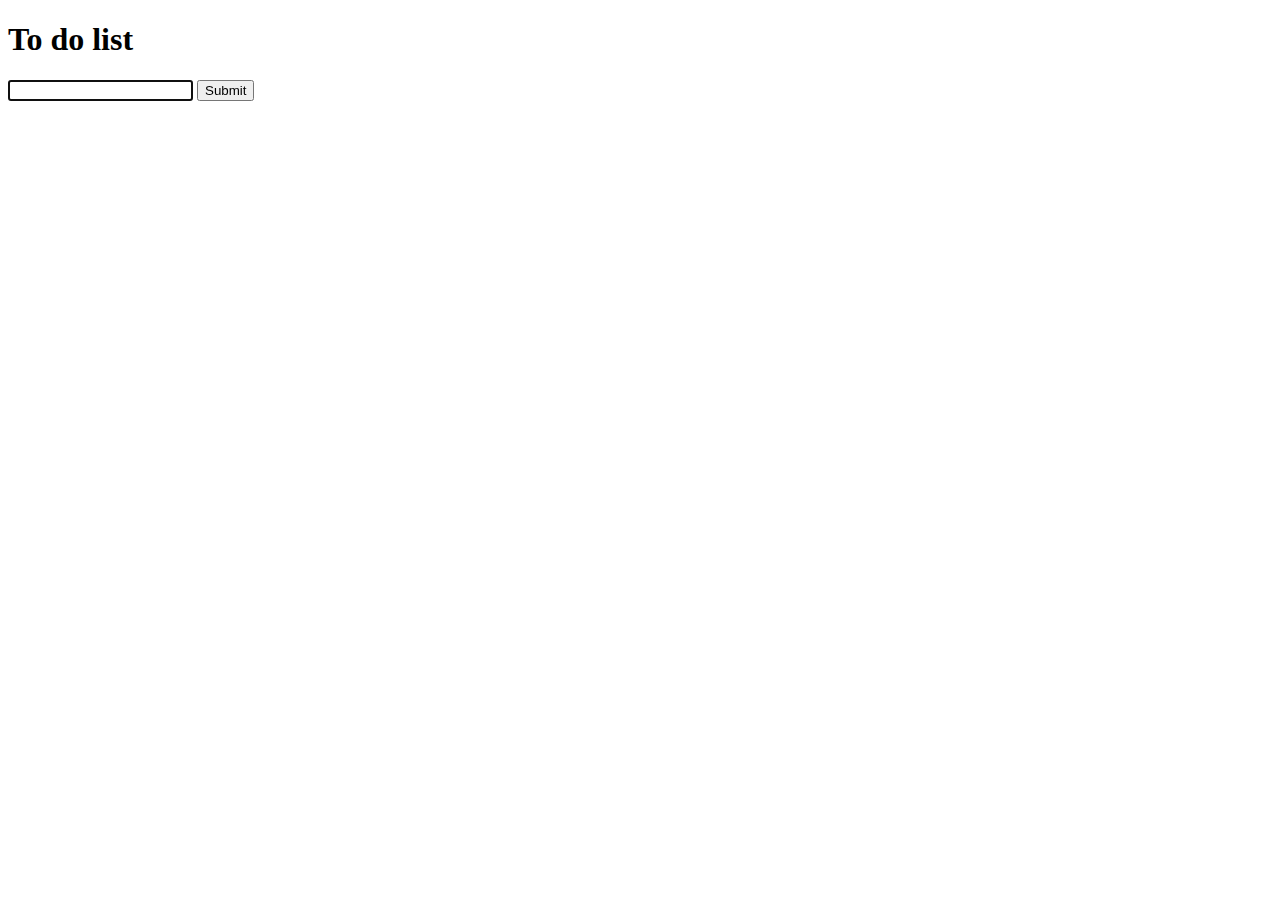
<file: ov7/index.html>
<!DOCTYPE html>
<html>
<head>
	<title>To do</title>
	<link rel="stylesheet" type="text/css" href="style.css">
</head>
<body>

	<h1>To do list</h1>
	<form id ="theform">
		<input id="inputfield"  type="text" autofocus>
		<input type="submit" name="submit"> 
	</form>
	<ul id ="the-list">
		
	</ul>
	<div>
		<output id = "theout"></output>
	</div>
	<script type="text/javascript" src = "todo.js"></script>
</body>
</html>

<!DOCTYPE html>
</file>
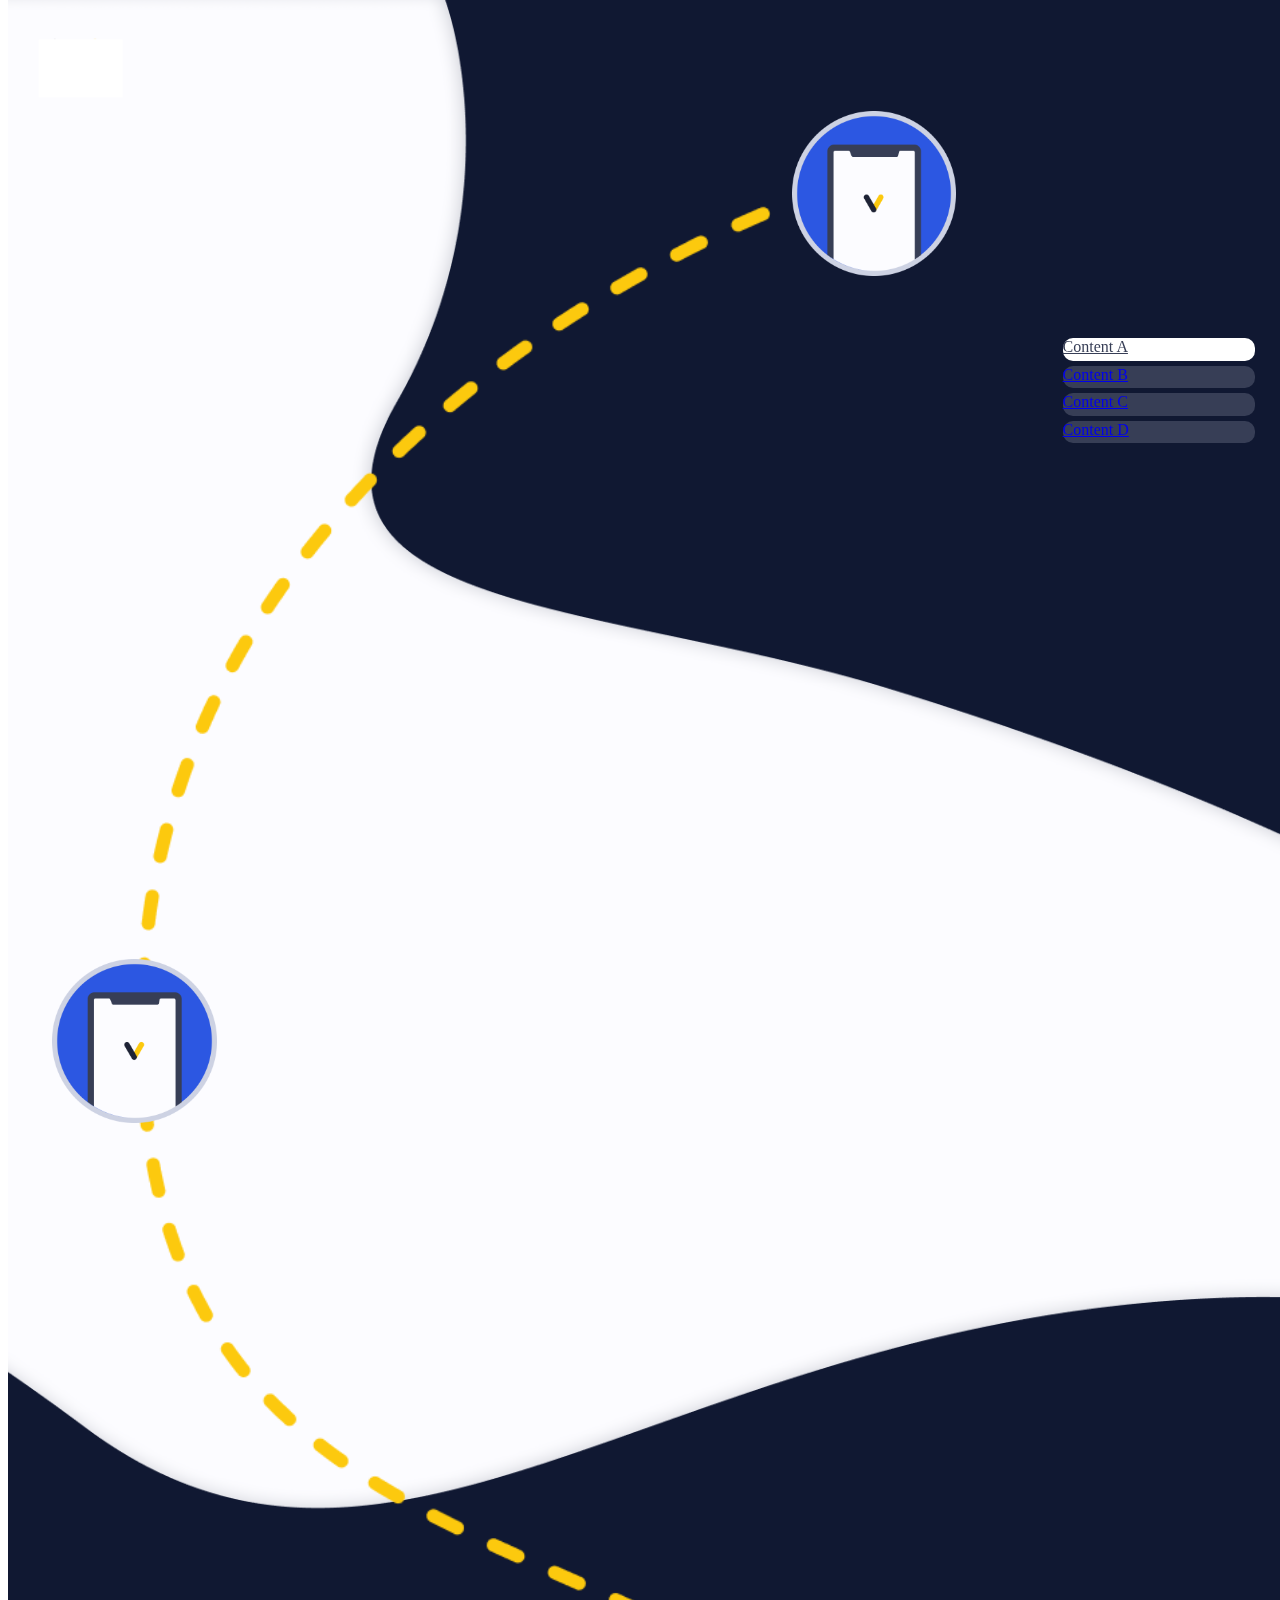
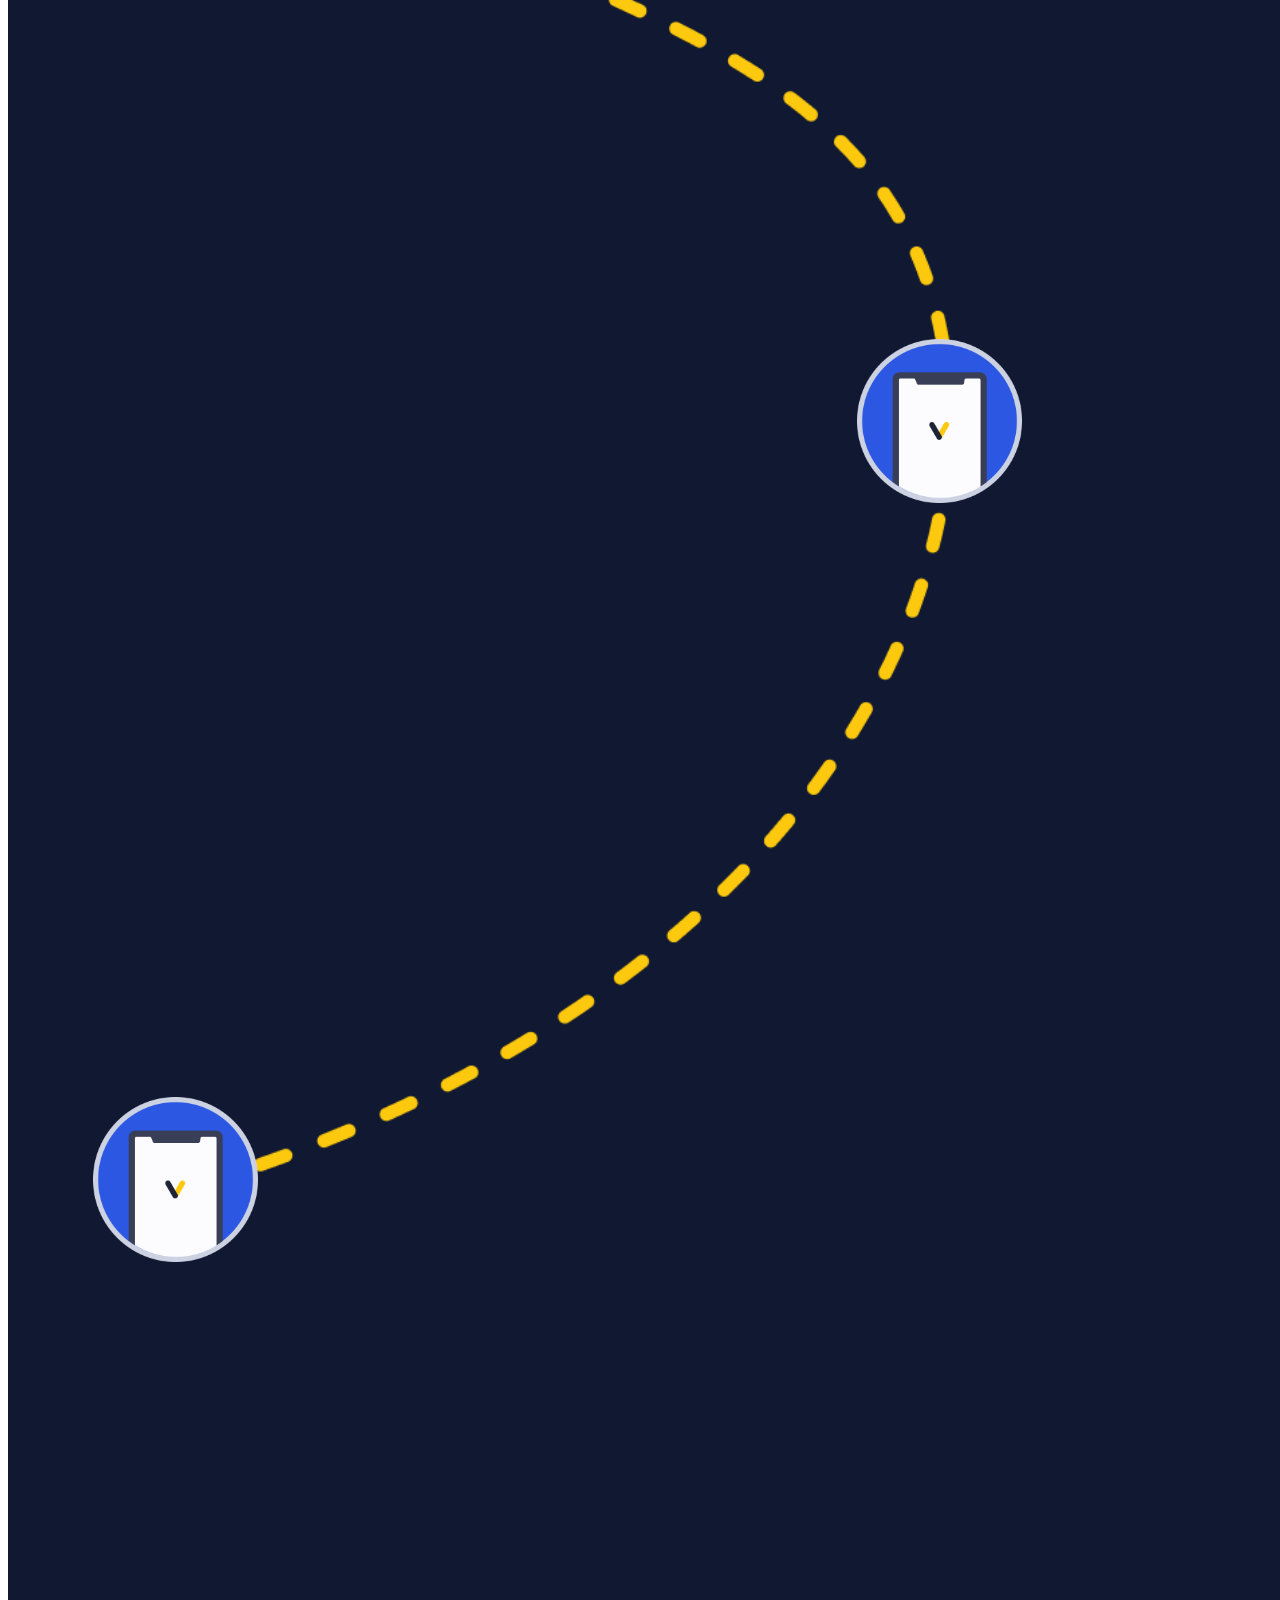
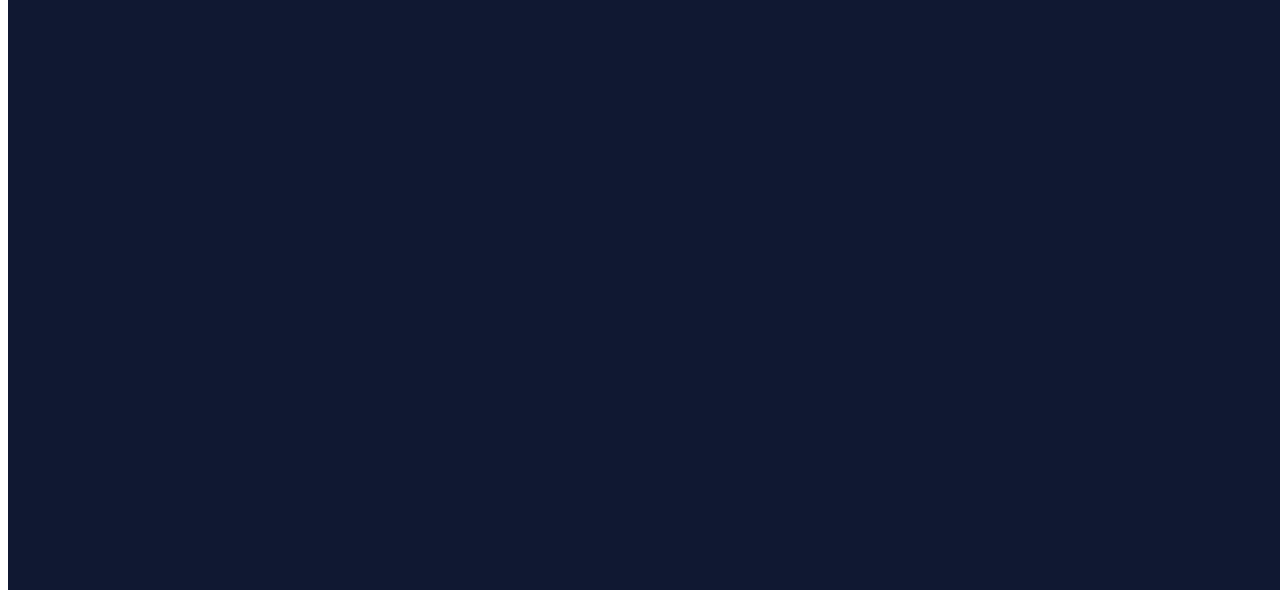
<file: P3/index.html>
<!DOCTYPE html>
<html>
<head>
	<link rel="stylesheet" type="text/css" href="style.css">
	<title>Vexi</title>
</head>
<body>
		<img class = "bck" src="background.png">
		<div class = "scroller">
			<div class = feature id ="feature"><a id="contentA" href="#dv1">Content A</a></div>
			<div class = feature2 id="feature2"><a id="contentB" href="#dv2">Content B</a></div>
			<div class = feature3 id="feature3"><a id="contentC" href="#dv3">Content C</a></div>
			<div class = feature4 id= "feature4"><a id="contentD" href="#dv4">Content D</a></div>
		</div>
		<div class = "wrap">
			<img class = "vector" src="Vector.png">
			<div class = "div1" id ="dv1">
				<img class = "phone" src="phone.png" id = "phone1">
			</div>
			<div class = "div2" id = "dv2">
				<img class = "phone" src="phone.png" id = "phone2">
			</div>
			<div class = "div3" id ="dv3">
				<img class = "phone" src="phone.png" id ="phone3">
			</div>
			<div class = "div4" id ="dv4">
				<img class = "phone" src="phone.png" id="phone4">
			</div>										
		</div>
		<script type="text/javascript" src = "vexi.js"></script>

</body>
</html>
</file>
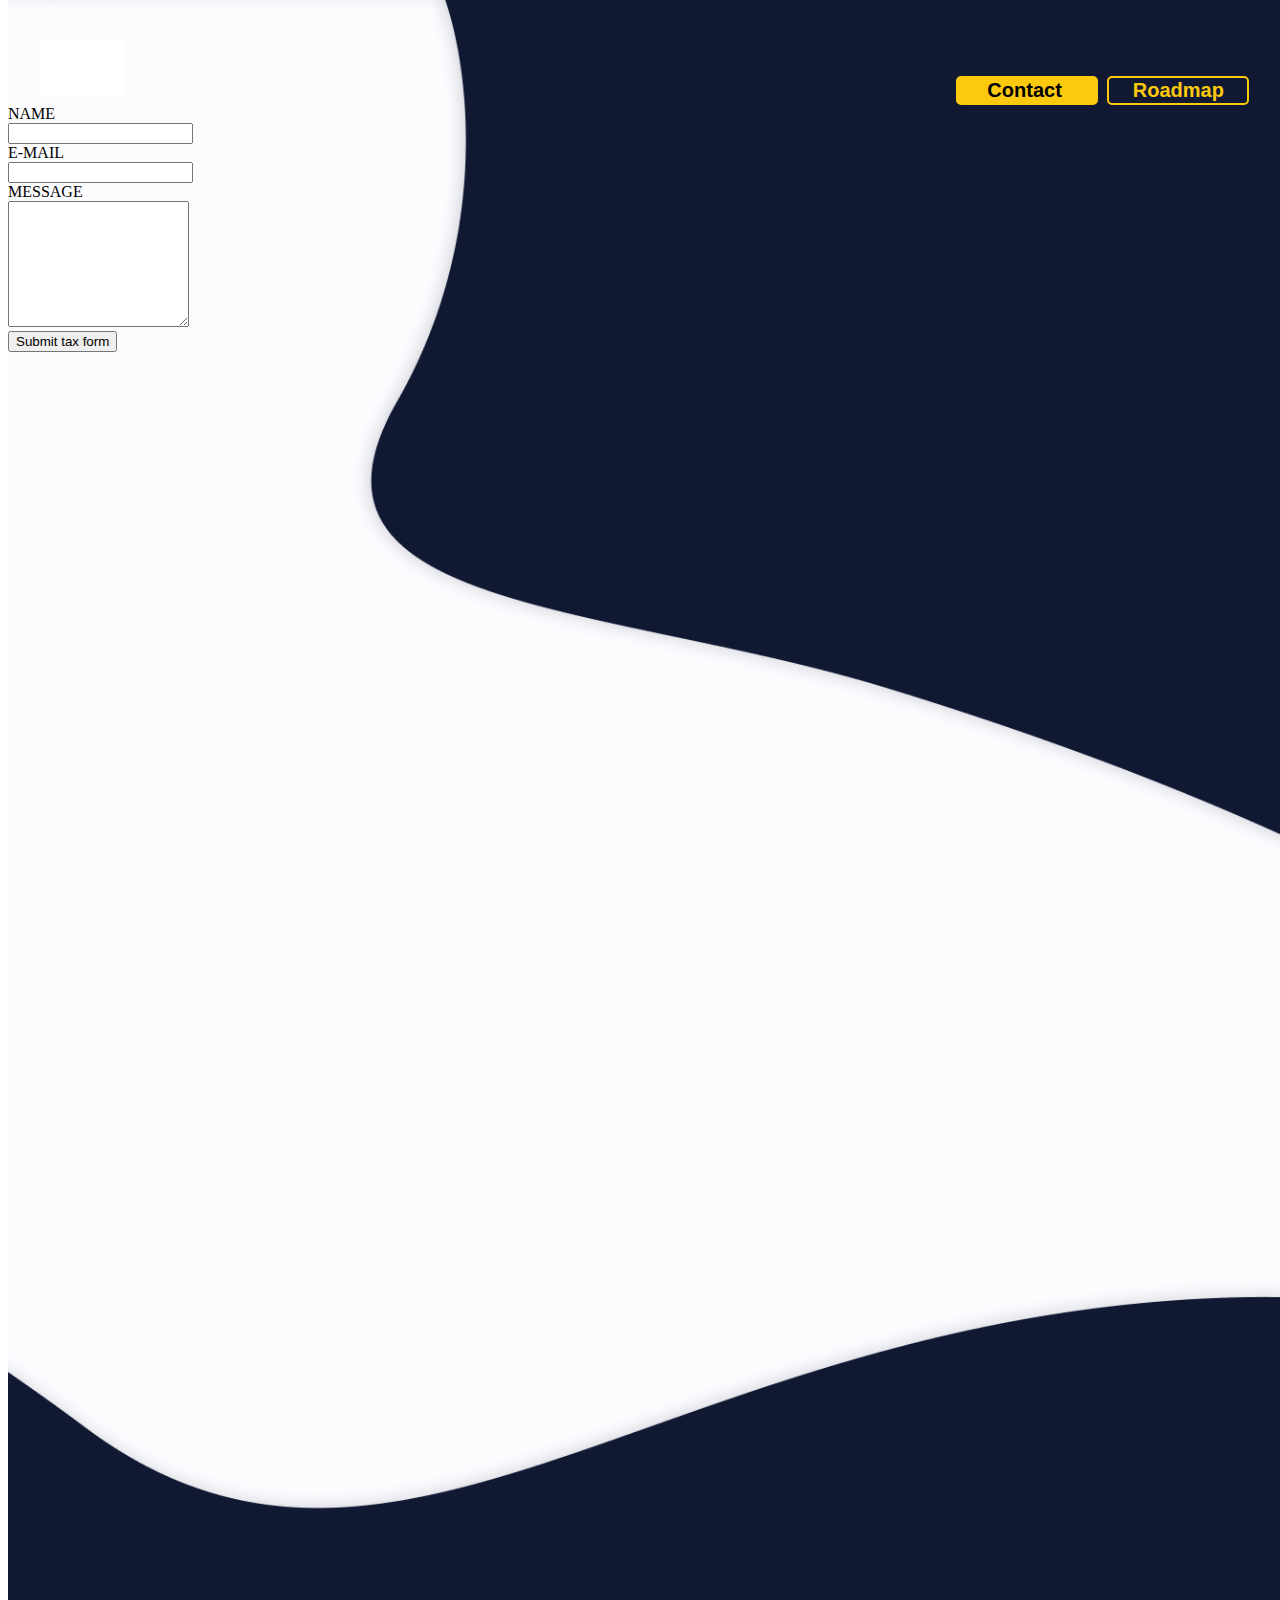
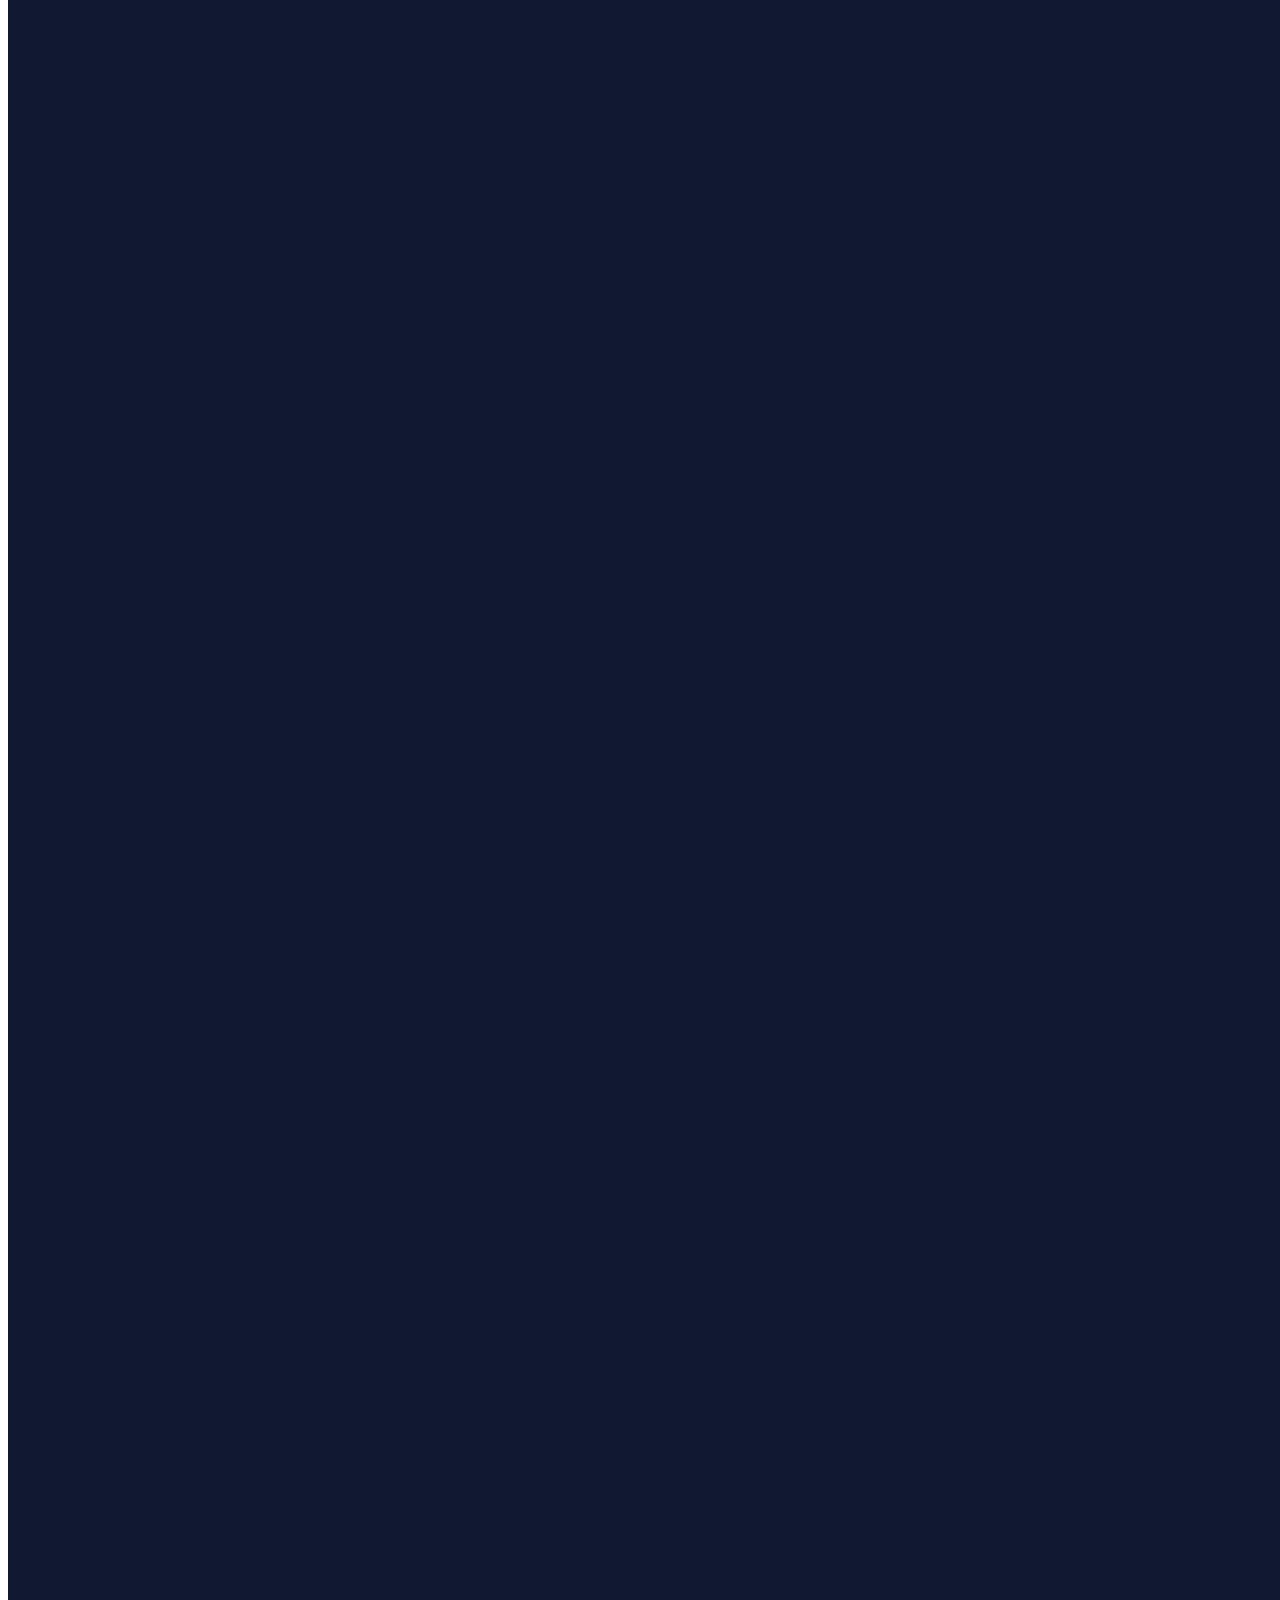
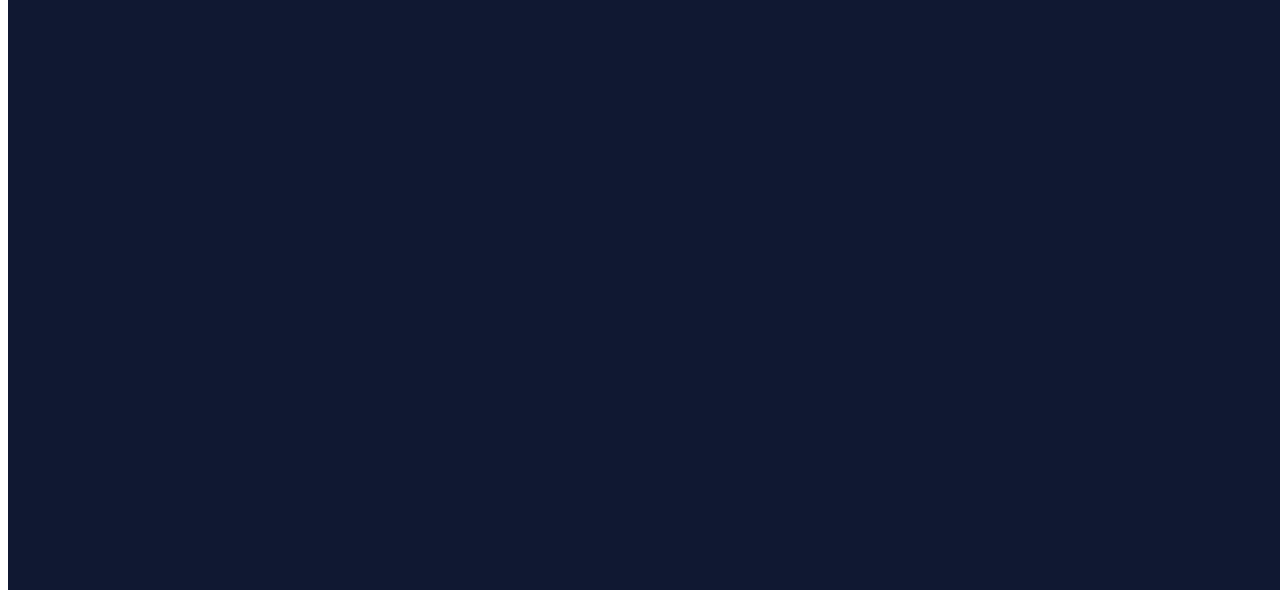
<file: P3/about.html>
<!DOCTYPE html>
<html>
<head>
	<link rel="stylesheet" type="text/css" href="style.css">
	<title>About</title>
</head>
<body>
	<img class = "bck" src="background.png">
	<div id="buttonCluster">
		<button id ="contact"><a class ="buttonstyle" id = "contact" href="about.html">Contact</a></button>
		<button id ="buttin"><a class ="buttonstyle" id="roadmap" href="roadmap.html">Roadmap</a></button>

	</div>
		<div id="formstad">
	        <form id = "theContact" onsubmit="return thanksForTheForm(nameOfSub, emailName)">	
				<label>NAME</label><br>
				<input type="text" id="nameOfSub" name="name" required><br>
				<label>E-MAIL</label><br>
				<input type="email" id="emailName" name="email" required><br>
				<label>MESSAGE</label><br>
			</form>
			<textarea rows="8"></textarea form="theContact"><br>
			<input type="submit" value="Submit tax form" class = "submit" form ="theContact"><br>
		</div>
		<script type="text/javascript" src = "vexi2.js"></script>
</body>
</html>
</file>
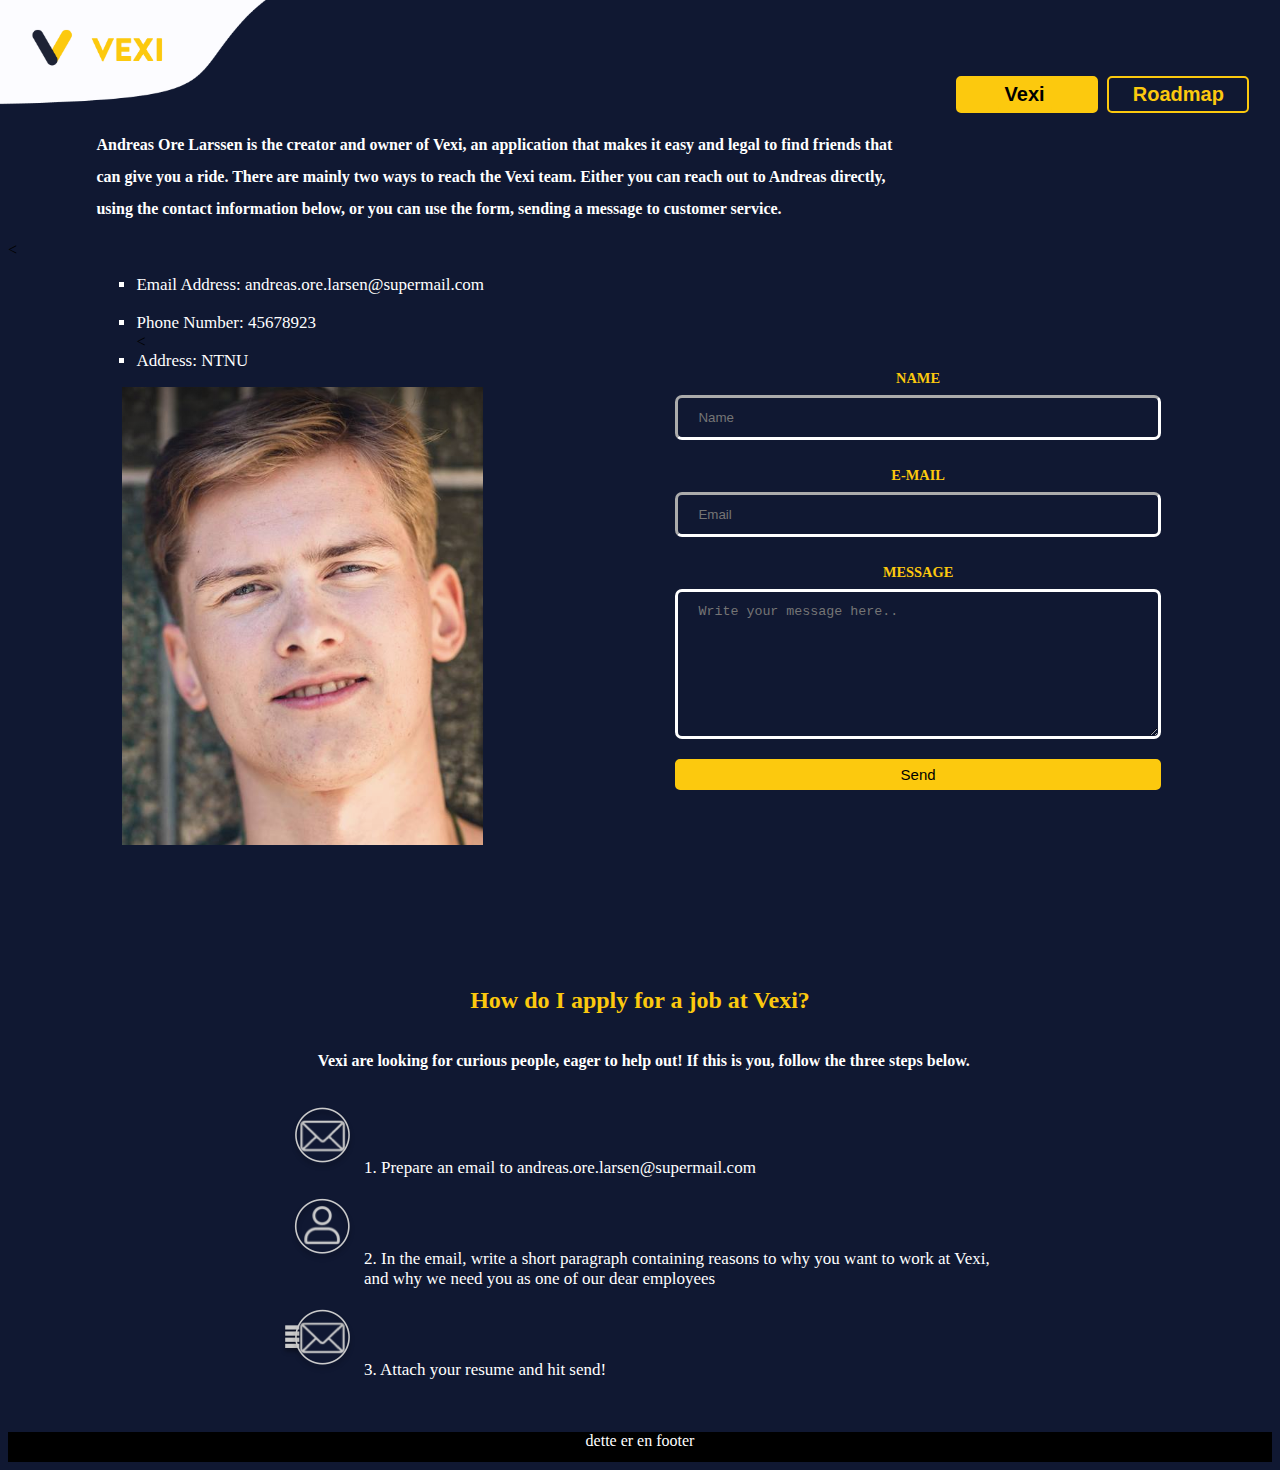
<file: P3/contact.html>
<!DOCTYPE html>
<html>
<head>
  <link rel="stylesheet" href="contact.css">
  <title> Contact </title>
</head>
<body>
	<img class = "bck" src="backgroundRoad.png">
	<div id="buttonCluster">
		<button id ="vexi"><a class ="buttonstyle" id = "vexi" href="index.html">Vexi</a></button>
    <!-- hva med å ha logoen til vexi som knapp? -->
		<button id ="buttin"><a class ="buttonstyle" id="roadmap" href="roadmap.html">Roadmap</a></button>
	</div>



<p>
Andreas Ore Larssen is the creator and owner of Vexi, an application that makes it easy and legal to find friends that can give you a ride.
There are mainly two ways to reach the Vexi team. Either you can reach out to Andreas directly, using the contact information below,
or you can use the form, sending a message to customer service.
</p>

<<br>
<ul>
  <li>Email Address: andreas.ore.larsen@supermail.com</li> <br>
  <li>Phone Number: 45678923</li> <<br>
  <li>Address: NTNU</li>
</ul>

<img src="andreasol.png" id="owner" alt="andreas">

		<div id="formstad">
	      <form id = "theContact" onsubmit="return thanksForTheForm(nameOfSub, emailName)">
  				<label>NAME</label><br>
  				<input type="text" placeholder="Name" id="nameOfSub" name="name" required><br><br>
  				<label>E-MAIL</label><br>
  				<input type="email" placeholder="Email" id="emailName" name="email" required><br><br>
  				<label>MESSAGE</label>
			  </form>
  			<textarea rows="8" placeholder="Write your message here.."></textarea form="theContact"><br>
  			<input type="submit" value="Send" class = "submit" form ="theContact"><br>
		</div>
		<script type="text/javascript" src = "vexi2.js"></script>


<section>
    <h2> How do I apply for a job at Vexi? </h2>
    <pre>
  <!-- In addition, a form or email for how to apply for jobs within Vexi, will be added.-->
  Vexi are looking for curious people, eager to help out! If this is you, follow the three steps below.
    </pre>
</section>



<div id="apply">
    <ul id = "steps">
      <li id = "emailPrep"> 1. Prepare an email to andreas.ore.larsen@supermail.com</li>
      <br>
      <li id = "emailContent"> 2. In the email, write a short paragraph containing reasons to why you want to work at Vexi, and why we need you as one of our dear employees</li>
      <br>
      <li id = "emailSend"> 3. Attach your resume and hit send!</li>
      <br>
    </ul>
</div>

<br>

<footer>dette er en footer</footer>

</body>
</html>
</file>
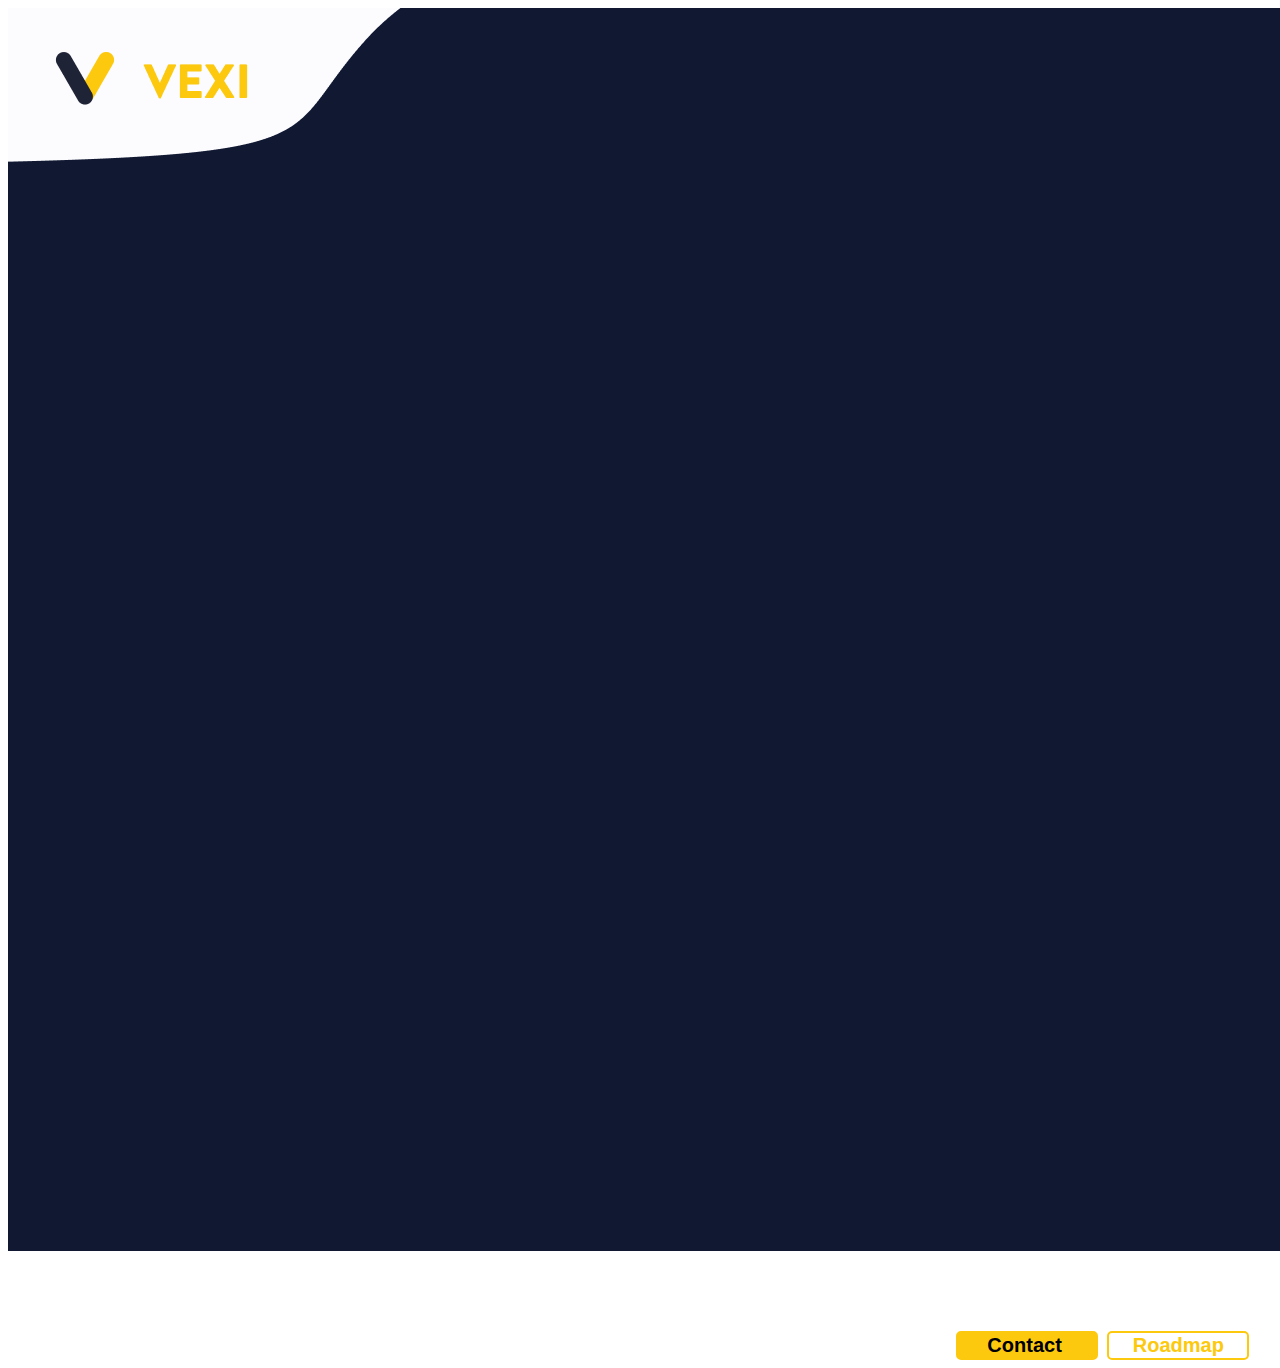
<file: P3/roadmap.html>
<!DOCTYPE html>
<html>
<head>
	<link rel="stylesheet" type="text/css" href="style.css">
	<title>About</title>
</head>
<body id="road">
	
	<img class = "bck2" src="backgroundRoad.png">
	<div id="buttonCluster">
		<button id ="contact"><a class ="buttonstyle" id = "contact" href="about.html">Contact</a></button>
		<button id ="buttin"><a class ="buttonstyle" id="roadmap" href="roadmap.html">Roadmap</a></button>
	</div>
	<script type="text/javascript" src = "vexi2.js"></script>
</body>
</html>
</file>
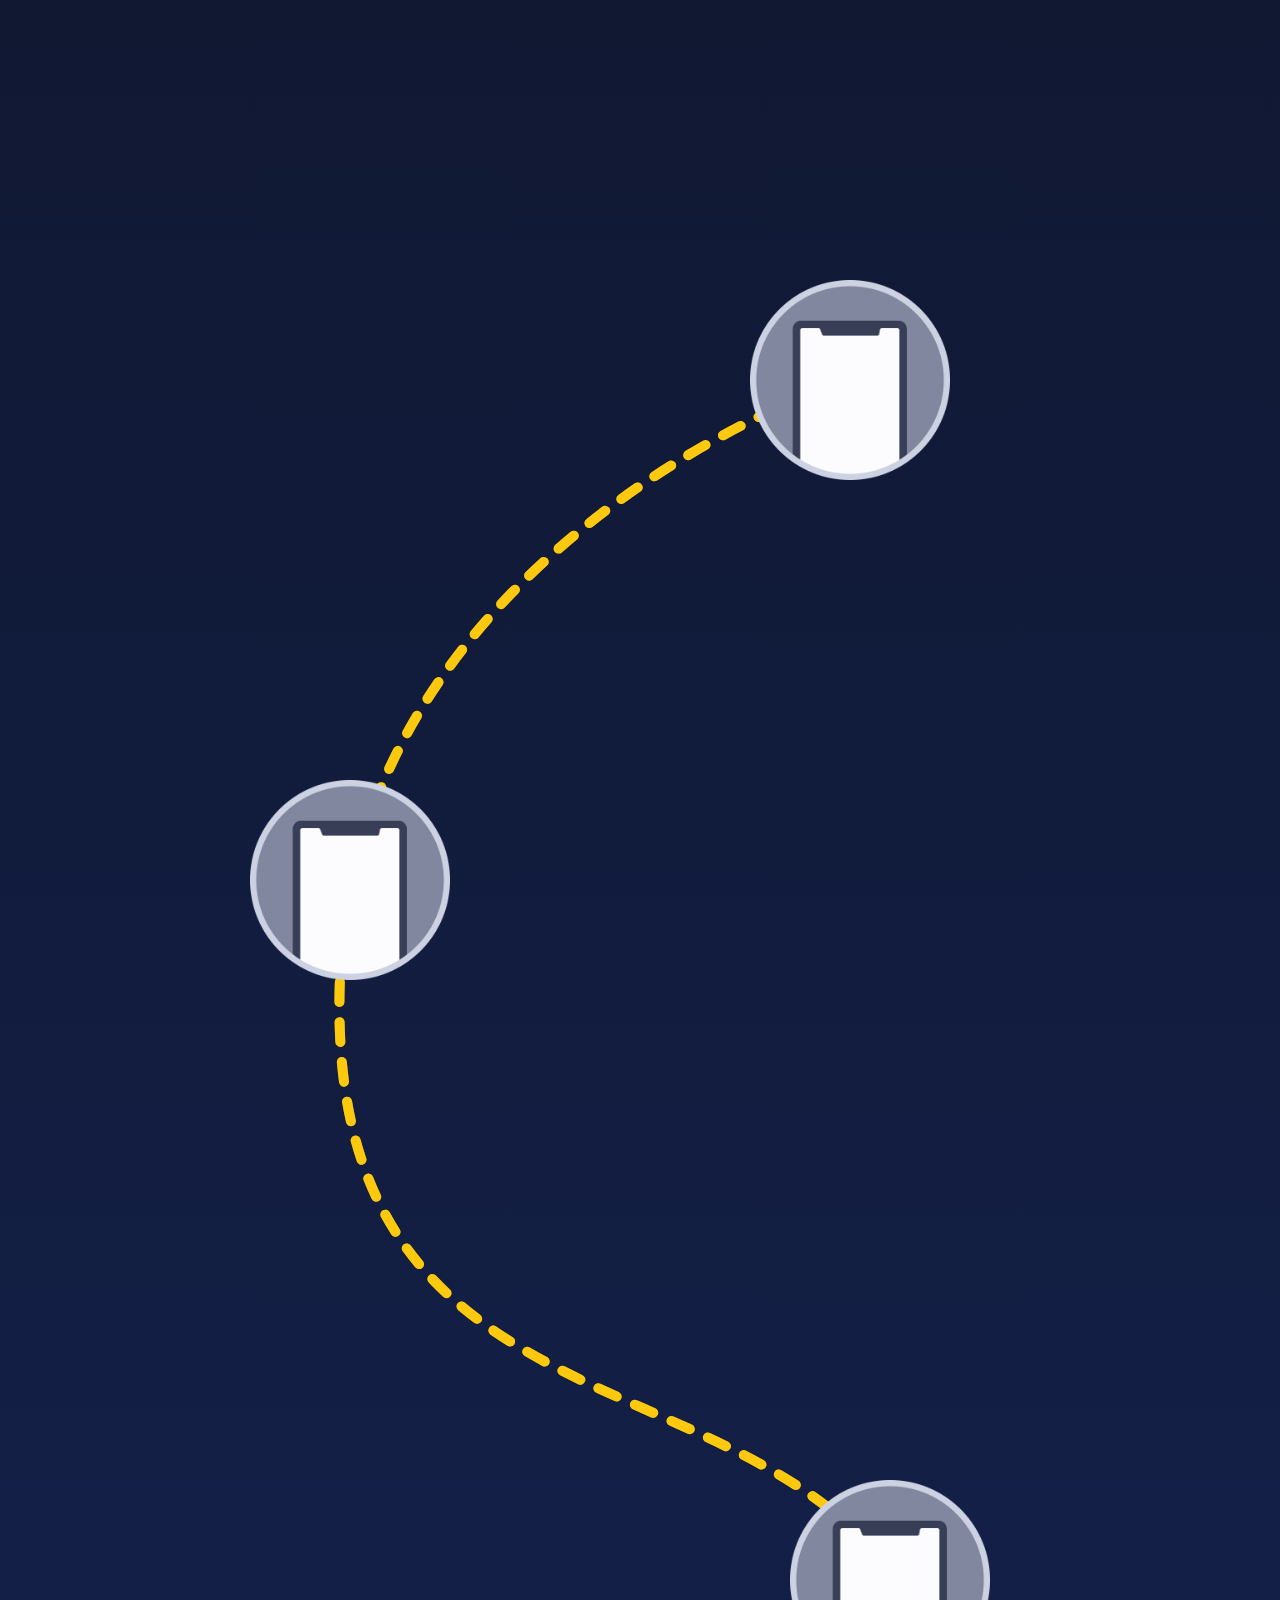
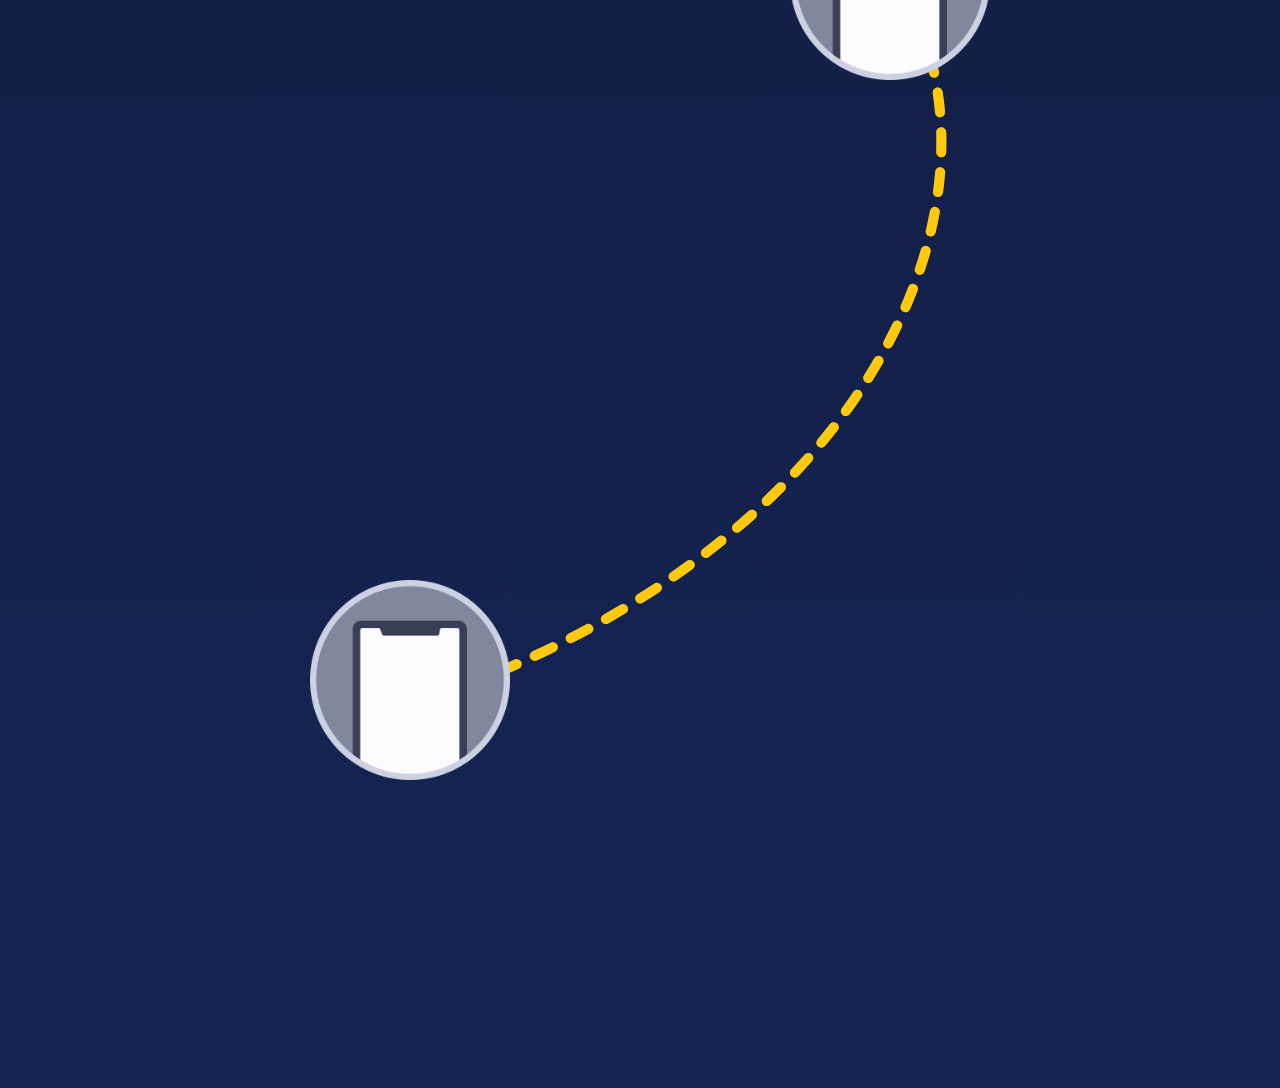
<file: ScrollDraw/scroll.html>
<!DOCTYPE html>
<html>
<head>
<title>Page Title</title>
<link rel="stylesheet" type="text/css" href="scroll.css">
</head>
<body>
    <div id = "steps">
        <svg class = "star-svg" width="613" height="1972" viewBox="0 0 613 1972" fill="none" xmlns="http://www.w3.org/2000/svg">
            <path opacity="1" id="star-path" d="M555 5.5C380.333 56.5 26.1999 248.1 6.99986 606.5C-17.0001 1054.5 357.5 996 534 1183.5C710.5 1371 584.5 1808.5 6.99986 1966.5" stroke="#FCC90E" stroke-width="10" stroke-linecap="round" stroke-dasharray="20 20"/>
        </svg>  
        <svg width="613" class = "star-svg" height="1972" viewBox="0 0 613 1972" fill="none" xmlns="http://www.w3.org/2000/svg">
            <path opacity="0.5" d="M555 5.5C380.333 56.5 26.1999 248.1 6.99986 606.5C-17.0001 1054.5 357.5 996 534 1183.5C710.5 1371 584.5 1808.5 6.99986 1966.5" stroke="#FCC90E" stroke-width="10" stroke-linecap="round" stroke-dasharray="20 20"/>
        </svg>
        <img  id = "step1" src = "notVisited.png"/>
        <img id = "step2" style ="float:left; margin-top: 500px; margin-left: -80px" src = "notVisited.png"/>
        <img  id = "step3" src = "notVisited.png"/>
        <img  id = "step4" src = "notVisited.png"/>
        
        
        
    </div>
    
<script src="scroll.js"></script>
</body>
</html>
</file>
<file: ov7/style.css>
li{
	list-style: none;
}
</file>
<file: P3/style.css>
.features{
	color: white;
	font-family: Georgia;
	margin-left: 20%;
	text-decoration: none;
}

#buttonCluster{
	position: relative;
	margin-left: 75%;
  	margin-right: 5%;
  	margin-top: 6%;
  	width: 25%;
}

#contact{
	background-color: #FCC90E;
	border:2px solid #FCC90E;
	border-radius: 5px;
	transition: transform .2s;
	width: 45%;
	margin-right: 5px; 
}

#contact:hover{
	transform: scale(1.1);
}

#contact:visited{
	color: black;
}

#buttin{
	background-color: transparent;
	border:2px solid #FCC90E;
	border-radius: 5px;
	transition: transform .2s;
	width: 45%;
	color:#FCC90E;
	margin-right: 5px; 
}
#buttin:hover{
	transform: scale(1.1);
}

#buttin:visited{
	text-decoration: #FCC90E;
}

.buttonstyle{
	text-decoration: none;
	font-weight: bold;
	font-size: 20px;
	color: black;
}

#roadmap{
	color: #FCC90E;
}

#formastad{
	position: absolute;
	right: 40%;
	top: 0;
}


#contentA{
	color: #373E56;
}

.scroller{
	position: fixed;
	height: 25%;
	width: 15%;
	margin-left: 82%;
	margin-right: 5%;
	top: 37%;
}

.feature{
	background-color: white;
	border-radius: 10px;
	margin: 5px;
	width: 100%;
	height: 10%;

}
.feature2{
	background-color: #373E56;
	border-radius: 10px;
	margin: 5px;
	width: 100%;
	height: 10%;
}
.feature3{
	background-color: #373E56;
	border-radius: 10px;
	margin: 5px;
	width: 100%;
	height: 10%;
}
.feature4{
	background-color: #373E56;
	border-radius: 10px;
	margin: 5px;
	width: 100%;
	height: 10%;
}

.wrap{
  position: relative;
  height: 200%;
  margin-left: 10%;
  margin-right: 25%;
  margin-top: 13%;
  margin-bottom: 10%;
  z-index: -1;
}

.bck{
	width: 100%;
	position: absolute;
	top: 0;
	z-index: -2;
}

.div1{
	top:-2%;
	position: absolute;
	right: 0;
	width: 20%;
	
}

.div2{
	top: 30%;
	position: absolute;
	left: -10%;
	width: 20%;
}

.div3{
	top: 67%;
	position: absolute;
	left: 88%;
	width: 20%;
}

.div4{
	bottom: -2%;
	position: absolute;
	left: -5%;
	width: 20%;
}


.phone{
	width: 100%;
	
}


.vector{
	width: 100%;
	top: 10px;
}
</file>
<file: P3/contact.css>
/*Specific css for contact.html*/

/*yellow color: #FCC90E
font-family: Georgia
background color: #101832*/

body {
  background-color: #101832
}


.bck {
	width: 100%;
	position: absolute;
	top: 0;
	left: 0;
	z-index: -2;
}


p {
  color: white;
  font-weight:bold;
	font-family: Georgia;
  margin-left:7%;
  margin-right:30%;
  text-align:left;
  line-height: 2
}

pre {
  color: white;
  font-weight:bold;
	font-family: Georgia;
  text-align:center;
}


h2 {
  color: #FCC90E
}

section {
  width: 100%;
  text-align:center;
}


ul {
  margin-left:7%;
  width: 60%
  padding:50px;
  list-style: square;
  font-family: Georgia
}

ul li {
  font-size:17px;
  color: white
}


/*how to apply*/
#apply ul#steps {
    margin-left:25%;
    width: 50%
}
#steps li {
    font-size:17px;
    color: white
    font-family:Georgia
    padding:8px;
}
#steps li#emailPrep {
    list-style-image:url(ringemail.png);
    list-style-position:outside;
    color: white
}
#steps li#emailContent {
    list-style-image:url(ringempl.png);
    list-style-position:outside;
    color: white
}
#steps li#emailSend {
    list-style-image:url(ringsend.png);
    list-style-position:outside;
    color: white
}


#buttonCluster{
	position: relative;
	margin-left: 75%;
  	margin-right: 5%;
  	margin-top: 6%;
  	width: 25%;
}

#vexi{
	background-color: #FCC90E;
	border:2px solid #FCC90E;
	border-radius: 5px;
	transition: transform .2s;
	width: 45%;
	margin-right: 5px;
	padding: 5px;
}

#vexi:hover{
	transform: scale(1.1);
}

#vexi:visited{
	color: black;
}



#buttin{
	background-color: transparent;
	border:2px solid #FCC90E;
	border-radius: 5px;
	transition: transform .2s;
	width: 45%;
	color:#FCC90E;
	margin-right: 5px;
	padding: 5px;
}
#buttin:hover{
	transform: scale(1.1);
}

#buttin:visited{
	text-decoration: #FCC90E;
}

.buttonstyle{
	text-decoration: none;
	font-weight: bold;
	font-size: 20px;
	color: black;
}

#roadmap{
	color: #FCC90E;
}

#owner {
  margin-left:9%;
  margin-right:30%;
}

#formstad{
  position: relative;
  height: 200%;
  margin-left: 40%;
  margin-right: -4%;
  margin-top: -38%;
  text-align: center;
  margin-bottom: 15%
}

input, textarea{
	  width: 60%;
    padding: 12px 20px;
    margin: 8px 0;
    box-sizing: border-box;
    border-radius: 7px;
    border-color: white;
    border-width: medium;
    background-color: #101832

}

label{
	color: #FCC90E;
    font-size: 90%;
    font-weight: bold;
}

.submit{
	background-color: #FCC90E;
	border:2px solid #FCC90E;
	border-radius: 5px;
	transition: transform .2s;
	padding: 5px;
  font-size: 15px

}

.submit:hover{
	transform: scale(1.1);
}

footer {
    position: relative;
    left: 0;
    bottom: 0;
    width: 100%;
    height:30px;
    background-color: black;
    color: white;
    text-align: center;
}
</file>
<file: ScrollDraw/scroll.css>
body {
    /* feel free to change height */
    height: 2400px;
    background: linear-gradient(
      to bottom,
      #101832,
      #152455
    );
  }
  
  h1 {
    font-family: "HelveticaNeue-Light", "Helvetica Neue Light", "Helvetica Neue", Helvetica, Arial, "Lucida Grande", sans-serif; 
    font-weight: 300;
    color: white;
    text-transform: uppercase;
    text-align: center;
    font-size: 22px;
    letter-spacing: 5px;
    font-weight: 100;
    padding: 25px 15px;
    text-shadow: 1px 1px 1px #333;
  }
  
 .star-svg {
    right: 0;
    width: 100%;
    position: absolute;
    top: 360px;
  }

  
#steps {
    width: 620px;
    margin: auto;
    margin-top: 280px;
}

img{
    width: 200px;
    position: relative;
    float: right;
}

.visited{
    width:210px;
}

#step2{
    float:left; 
    margin-top: 500px; 
    margin-left: -80px
}

#step3{
    margin-top: 1200px;
    margin-right: -240px;
}
#step4{
    float:left; 
    margin-top: 1900px; 
    margin-left: -140px
}
</file>
